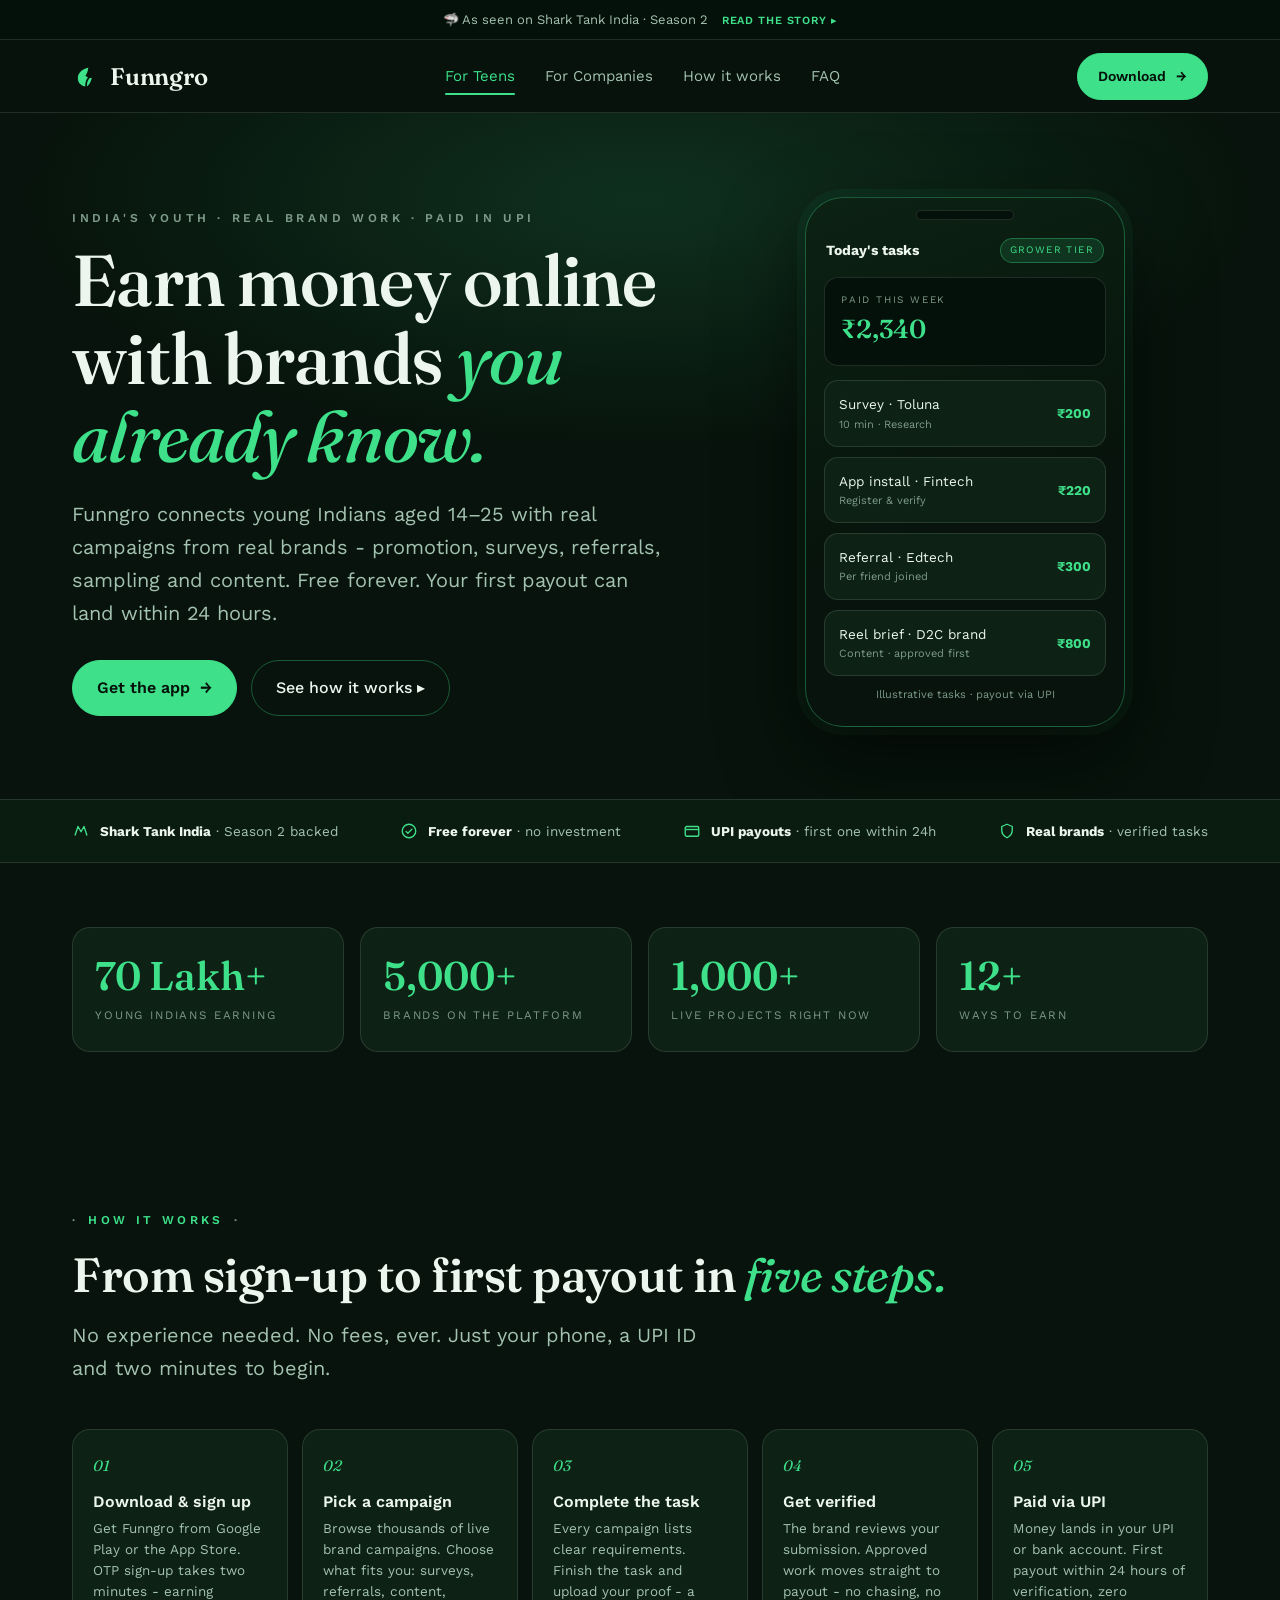
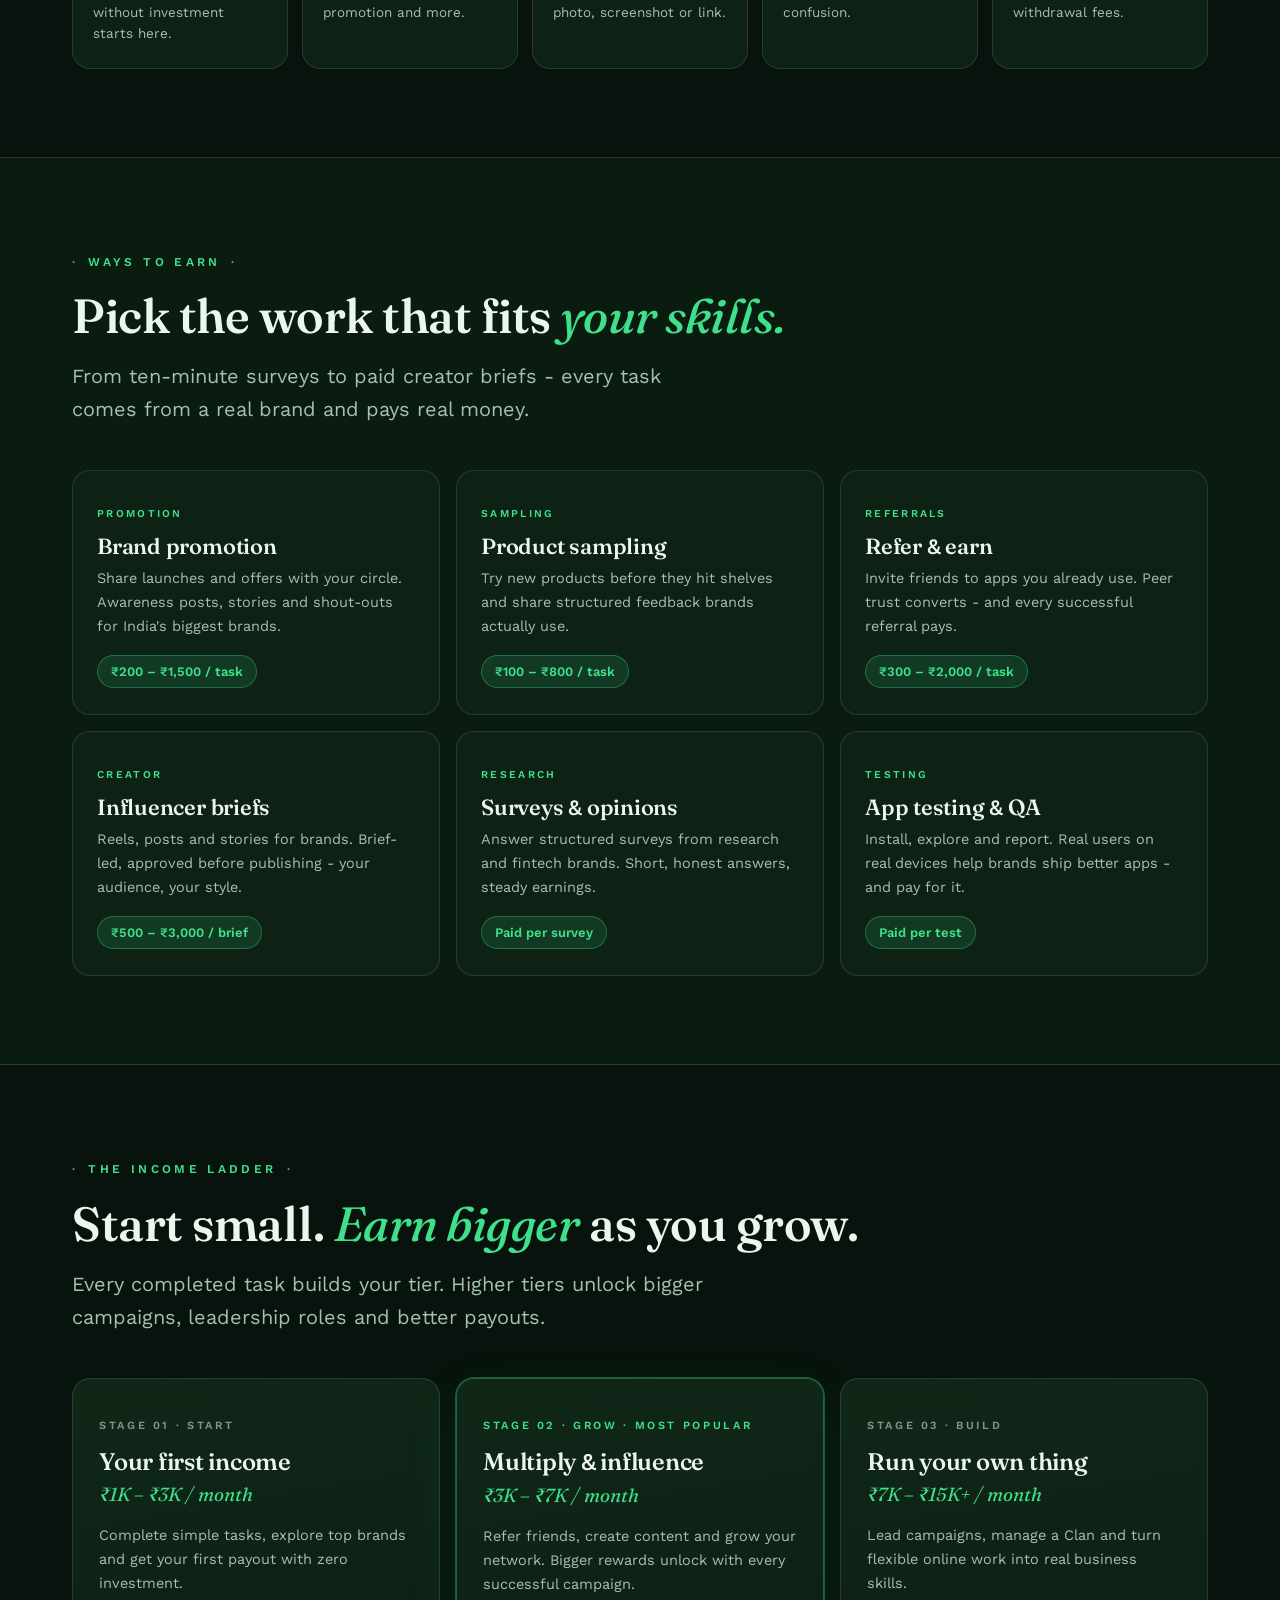
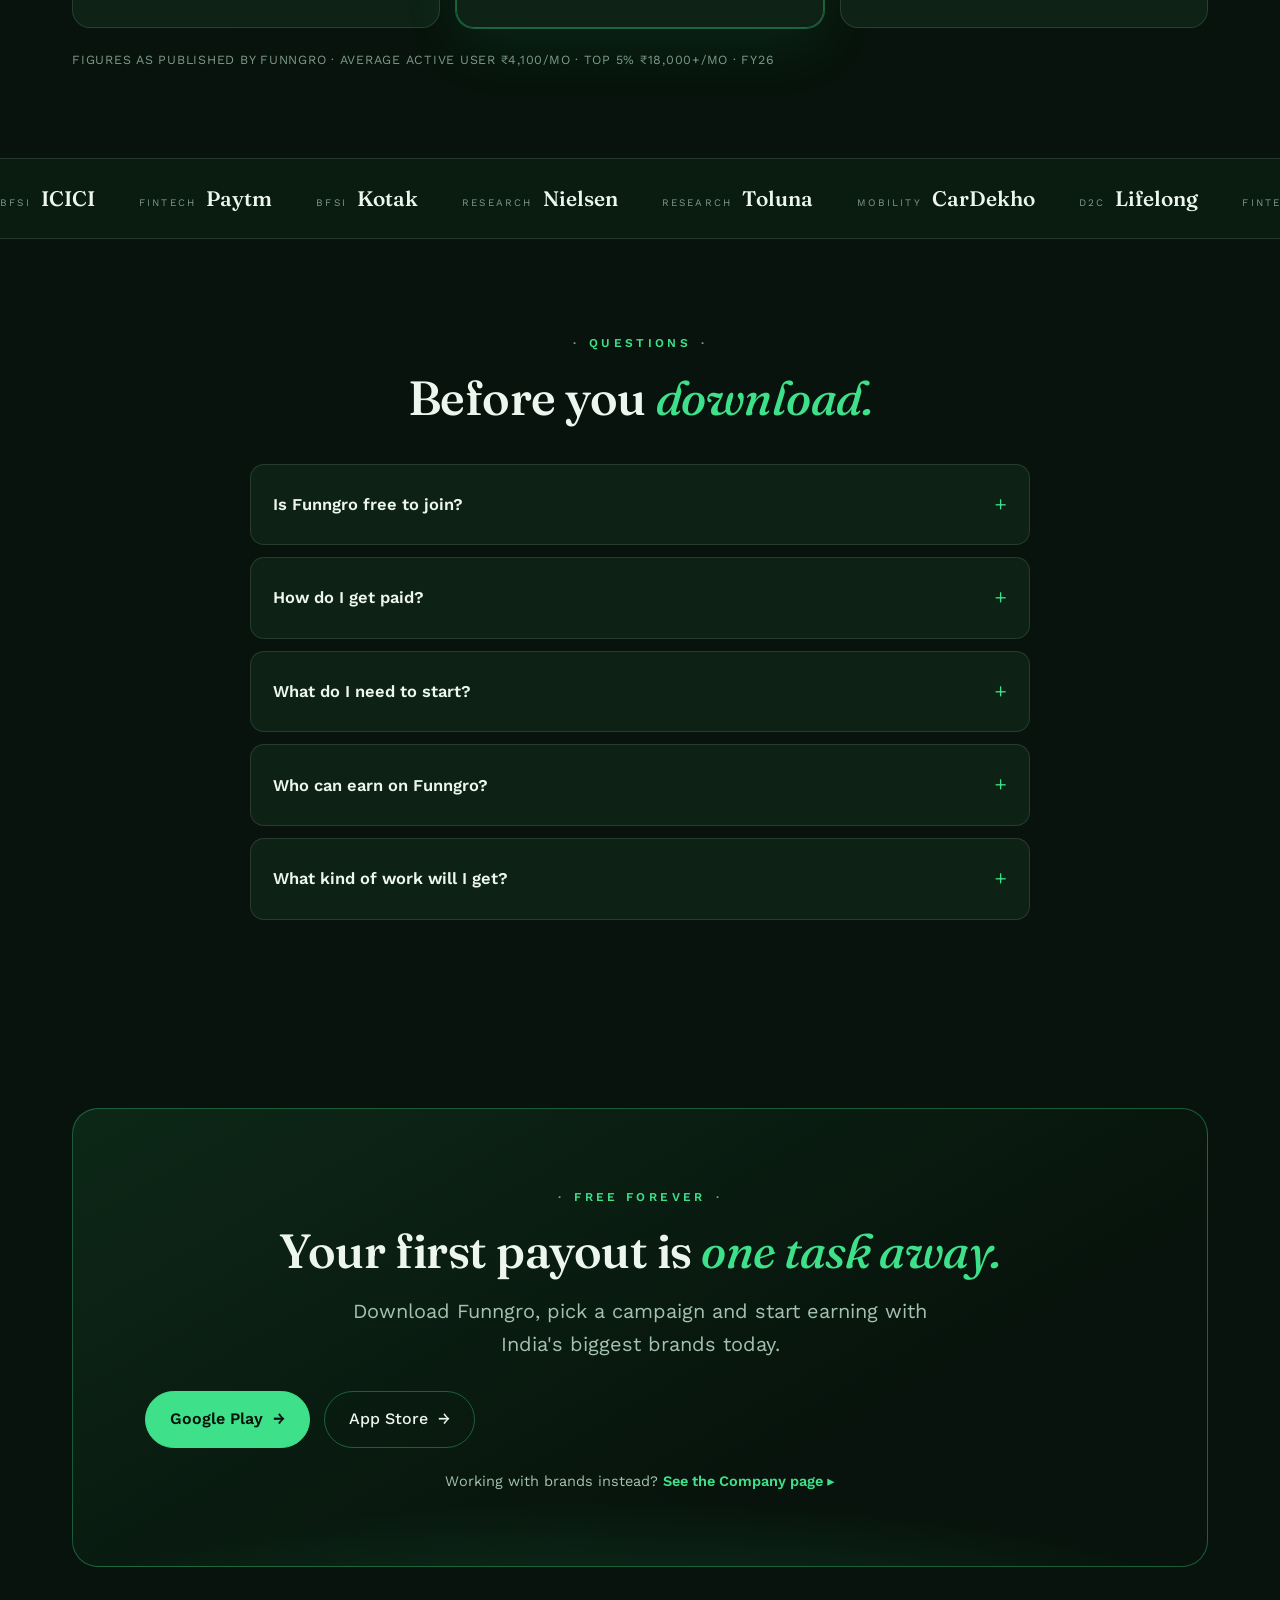
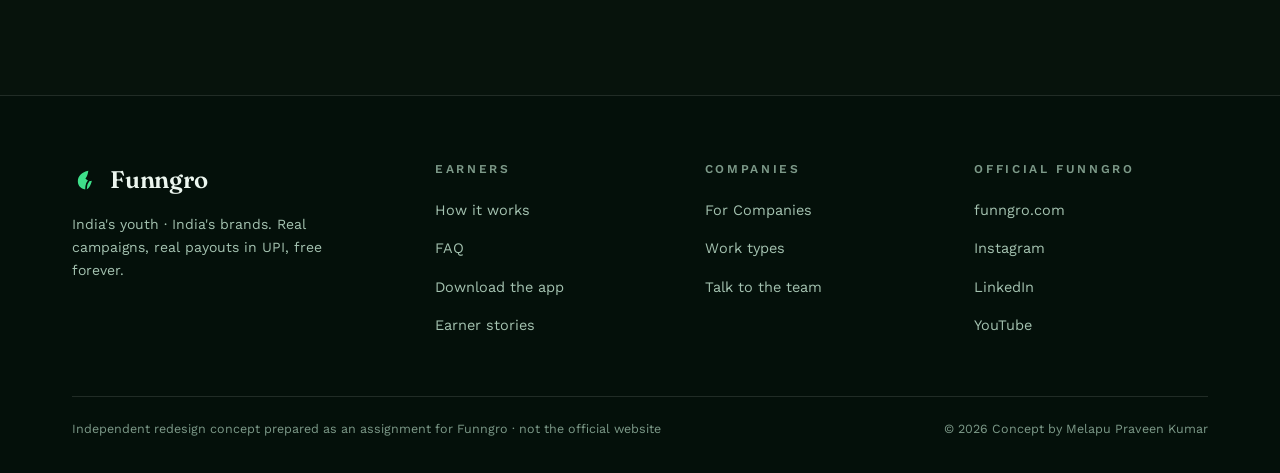
<file: index.html>
<!DOCTYPE html>
<html lang="en-IN" class="">
<script>document.documentElement.className="js"</script>
<head>
  <meta charset="UTF-8" />
  <meta name="viewport" content="width=device-width, initial-scale=1.0" />
  <title>Earn Money Online as a Teen in India | Funngro - Real Brand Work, UPI Payouts</title>
  <meta name="description" content="Funngro lets young Indians aged 14–25 earn money online with real brand campaigns - promotion, surveys, referrals, content and more. Free to join, paid via UPI. As seen on Shark Tank India." />
  <link rel="canonical" href="https://funngro-redesign-five.vercel.app/" />
  <meta name="robots" content="index, follow" />
  <meta property="og:type" content="website" />
  <meta property="og:title" content="Earn Money Online as a Teen in India | Funngro" />
  <meta property="og:description" content="Real brand campaigns for young India. Free to join, paid via UPI. As seen on Shark Tank India." />
  <meta property="og:url" content="https://funngro-redesign-five.vercel.app/" />
  <meta property="og:site_name" content="Funngro" />
  <meta name="twitter:card" content="summary_large_image" />
  <meta name="theme-color" content="#07130c" />
  <link rel="preconnect" href="https://fonts.googleapis.com" />
  <link rel="preconnect" href="https://fonts.gstatic.com" crossorigin />
  <link href="https://fonts.googleapis.com/css2?family=Fraunces:ital,opsz,wght@0,9..144,400..700;1,9..144,400..700&family=Work+Sans:wght@400;500;600;700&display=swap" rel="stylesheet" />
  <link rel="stylesheet" href="assets/styles.css" />
  <script type="application/ld+json">
  {
    "@context": "https://schema.org",
    "@type": "Organization",
    "name": "Funngro",
    "url": "https://www.funngro.com/",
    "sameAs": [
      "https://www.instagram.com/fun.n.gro",
      "https://www.linkedin.com/company/funngro/",
      "https://www.youtube.com/@funngro_India",
      "https://x.com/funngroofficial",
      "https://www.facebook.com/funngro/"
    ],
    "description": "Funngro connects young Indians aged 14-25 with real brand campaigns so they can earn money online, paid via UPI."
  }
  </script>
  <script type="application/ld+json">
  {
    "@context": "https://schema.org",
    "@type": "FAQPage",
    "mainEntity": [
      {"@type": "Question", "name": "Is Funngro free to join?", "acceptedAnswer": {"@type": "Answer", "text": "Yes. Funngro is free forever - there is no registration fee, no deposit and no investment. You sign up with an OTP and start picking brand campaigns."}},
      {"@type": "Question", "name": "How do I get paid on Funngro?", "acceptedAnswer": {"@type": "Answer", "text": "Earnings are paid straight to your UPI ID or bank account. Funngro states that a first payout typically arrives within 24 hours of your completed task being verified, with zero withdrawal fees."}},
      {"@type": "Question", "name": "What do I need to start earning?", "acceptedAnswer": {"@type": "Answer", "text": "A smartphone or laptop with internet, a UPI ID to receive payouts, and about two minutes to sign up. No prior experience is required."}},
      {"@type": "Question", "name": "Who can earn on Funngro?", "acceptedAnswer": {"@type": "Answer", "text": "Funngro is built for young Indians aged 14–25 - students, creators and first-time earners who want flexible, remote brand work they can do from home."}},
      {"@type": "Question", "name": "What kind of work is available?", "acceptedAnswer": {"@type": "Answer", "text": "Brand promotion, product sampling, referral programs, influencer briefs, content creation, surveys, app testing and more across 12+ work categories from thousands of brands."}}
    ]
  }
  </script>
</head>
<body>
  <a class="skip-link" href="#main">Skip to content</a>

  <div class="announce">
    🦈 As seen on Shark Tank India · Season 2
    <a href="https://www.funngro.com/blog/shark-tank-inside-story" target="_blank" rel="noopener">Read the story ▸</a>
  </div>

  <header class="site-header">
    <div class="wrap nav">
      <a class="brand" href="index.html" aria-label="Funngro home">
        <svg viewBox="0 0 24 24" fill="none" aria-hidden="true"><path d="M12 21c-4 0-7-3-7-7 0-4.5 3.5-8 9-9-.5 3-1 5-2.5 6.5C13 13.2 14.5 14 17 13.5 16 18 14 21 12 21Z" fill="#3ee08a"/><path d="M12 21c0-4 1-7 4-9" stroke="#07130c" stroke-width="1.4" stroke-linecap="round"/></svg>
        Funngro
      </a>
      <nav class="nav-links" aria-label="Primary">
        <a href="index.html" class="active" aria-current="page">For Teens</a>
        <a href="company.html">For Companies</a>
        <a href="index.html#how">How it works</a>
        <a href="index.html#faq">FAQ</a>
      </nav>
      <div class="nav-cta">
        <a class="btn" href="https://play.google.com/store/apps/details?id=com.wishbanc.funngro" target="_blank" rel="noopener">Download <span class="arr">→</span></a>
        <button class="menu-btn" aria-label="Open menu" aria-expanded="false"><span></span><span></span><span></span></button>
      </div>
    </div>
  </header>

  <main id="main">
    <!-- HERO -->
    <section class="hero">
      <div class="wrap hero-grid">
        <div>
          <p class="eyebrow">India's youth · Real brand work · Paid in UPI</p>
          <h1 class="display">Earn money online with brands <span class="accent-i">you already know.</span></h1>
          <p class="lede">Funngro connects young Indians aged 14–25 with real campaigns from real brands - promotion, surveys, referrals, sampling and content. Free forever. Your first payout can land within 24 hours.</p>
          <div class="cta-row">
            <a class="btn" href="https://play.google.com/store/apps/details?id=com.wishbanc.funngro" target="_blank" rel="noopener">Get the app <span class="arr">→</span></a>
            <a class="btn-ghost" href="#how">See how it works ▸</a>
          </div>
        </div>
        <div class="phone reveal" role="img" aria-label="Preview of the Funngro app showing today's brand tasks and weekly payout total">
          <div class="phone-head"><b>Today's tasks</b><span class="tier">Grower tier</span></div>
          <div class="phone-payout"><small>Paid this week</small><strong>₹2,340</strong></div>
          <div class="task"><div class="t-meta">Survey · Toluna<small>10 min · Research</small></div><span class="amt">₹200</span></div>
          <div class="task"><div class="t-meta">App install · Fintech<small>Register &amp; verify</small></div><span class="amt">₹220</span></div>
          <div class="task"><div class="t-meta">Referral · Edtech<small>Per friend joined</small></div><span class="amt">₹300</span></div>
          <div class="task"><div class="t-meta">Reel brief · D2C brand<small>Content · approved first</small></div><span class="amt">₹800</span></div>
          <p class="phone-foot">Illustrative tasks · payout via UPI</p>
        </div>
      </div>
    </section>

    <!-- TRUST -->
    <div class="trust">
      <div class="wrap">
        <div class="trust-item"><svg viewBox="0 0 24 24" fill="none" aria-hidden="true"><path d="M4 18 8 6l4 7 4-7 4 12" stroke="#3ee08a" stroke-width="1.8" stroke-linejoin="round"/></svg><span><b>Shark Tank India</b> · Season 2 backed</span></div>
        <div class="trust-item"><svg viewBox="0 0 24 24" fill="none" aria-hidden="true"><circle cx="12" cy="12" r="9" stroke="#3ee08a" stroke-width="1.8"/><path d="M8 12.5l2.5 2.5L16 9.5" stroke="#3ee08a" stroke-width="1.8" stroke-linecap="round"/></svg><span><b>Free forever</b> · no investment</span></div>
        <div class="trust-item"><svg viewBox="0 0 24 24" fill="none" aria-hidden="true"><rect x="3" y="6" width="18" height="13" rx="2" stroke="#3ee08a" stroke-width="1.8"/><path d="M3 10h18" stroke="#3ee08a" stroke-width="1.8"/></svg><span><b>UPI payouts</b> · first one within 24h</span></div>
        <div class="trust-item"><svg viewBox="0 0 24 24" fill="none" aria-hidden="true"><path d="M12 3l7 3v5c0 5-3 8-7 10-4-2-7-5-7-10V6l7-3Z" stroke="#3ee08a" stroke-width="1.8" stroke-linejoin="round"/></svg><span><b>Real brands</b> · verified tasks</span></div>
      </div>
    </div>

    <!-- STATS -->
    <section class="section-tight">
      <div class="wrap">
        <div class="stats">
          <div class="stat reveal"><b>70 Lakh+</b><small>Young Indians earning</small></div>
          <div class="stat reveal"><b>5,000+</b><small>Brands on the platform</small></div>
          <div class="stat reveal"><b>1,000+</b><small>Live projects right now</small></div>
          <div class="stat reveal"><b>12+</b><small>Ways to earn</small></div>
        </div>
      </div>
    </section>

    <!-- HOW IT WORKS -->
    <section class="section" id="how">
      <div class="wrap">
        <p class="kicker">How it works</p>
        <h2 class="h2">From sign-up to first payout in <span class="accent-i">five steps.</span></h2>
        <p class="lede">No experience needed. No fees, ever. Just your phone, a UPI ID and two minutes to begin.</p>
        <div class="steps">
          <div class="step reveal"><h3>Download &amp; sign up</h3><p>Get Funngro from Google Play or the App Store. OTP sign-up takes two minutes - earning without investment starts here.</p></div>
          <div class="step reveal"><h3>Pick a campaign</h3><p>Browse thousands of live brand campaigns. Choose what fits you: surveys, referrals, content, promotion and more.</p></div>
          <div class="step reveal"><h3>Complete the task</h3><p>Every campaign lists clear requirements. Finish the task and upload your proof - a photo, screenshot or link.</p></div>
          <div class="step reveal"><h3>Get verified</h3><p>The brand reviews your submission. Approved work moves straight to payout - no chasing, no confusion.</p></div>
          <div class="step reveal"><h3>Paid via UPI</h3><p>Money lands in your UPI or bank account. First payout within 24 hours of verification, zero withdrawal fees.</p></div>
        </div>
      </div>
    </section>

    <!-- WAYS TO EARN -->
    <section class="section" style="background:var(--bg-2);border-top:1px solid var(--line);border-bottom:1px solid var(--line)">
      <div class="wrap">
        <p class="kicker">Ways to earn</p>
        <h2 class="h2">Pick the work that fits <span class="accent-i">your skills.</span></h2>
        <p class="lede">From ten-minute surveys to paid creator briefs - every task comes from a real brand and pays real money.</p>
        <div class="earn-grid">
          <div class="earn-card reveal"><span class="tag">Promotion</span><h3>Brand promotion</h3><p>Share launches and offers with your circle. Awareness posts, stories and shout-outs for India's biggest brands.</p><span class="range">₹200 – ₹1,500 / task</span></div>
          <div class="earn-card reveal"><span class="tag">Sampling</span><h3>Product sampling</h3><p>Try new products before they hit shelves and share structured feedback brands actually use.</p><span class="range">₹100 – ₹800 / task</span></div>
          <div class="earn-card reveal"><span class="tag">Referrals</span><h3>Refer <span class="amp">&amp;</span> earn</h3><p>Invite friends to apps you already use. Peer trust converts - and every successful referral pays.</p><span class="range">₹300 – ₹2,000 / task</span></div>
          <div class="earn-card reveal"><span class="tag">Creator</span><h3>Influencer briefs</h3><p>Reels, posts and stories for brands. Brief-led, approved before publishing - your audience, your style.</p><span class="range">₹500 – ₹3,000 / brief</span></div>
          <div class="earn-card reveal"><span class="tag">Research</span><h3>Surveys <span class="amp">&amp;</span> opinions</h3><p>Answer structured surveys from research and fintech brands. Short, honest answers, steady earnings.</p><span class="range">Paid per survey</span></div>
          <div class="earn-card reveal"><span class="tag">Testing</span><h3>App testing <span class="amp">&amp;</span> QA</h3><p>Install, explore and report. Real users on real devices help brands ship better apps - and pay for it.</p><span class="range">Paid per test</span></div>
        </div>
      </div>
    </section>

    <!-- LADDER -->
    <section class="section">
      <div class="wrap">
        <p class="kicker">The income ladder</p>
        <h2 class="h2">Start small. <span class="accent-i">Earn bigger</span> as you grow.</h2>
        <p class="lede">Every completed task builds your tier. Higher tiers unlock bigger campaigns, leadership roles and better payouts.</p>
        <div class="ladder">
          <div class="rung reveal"><span class="stage">Stage 01 · Start</span><h3>Your first income</h3><span class="pay">₹1K – ₹3K / month</span><p>Complete simple tasks, explore top brands and get your first payout with zero investment.</p></div>
          <div class="rung hot reveal"><span class="stage">Stage 02 · Grow · Most popular</span><h3>Multiply <span class="amp">&amp;</span> influence</h3><span class="pay">₹3K – ₹7K / month</span><p>Refer friends, create content and grow your network. Bigger rewards unlock with every successful campaign.</p></div>
          <div class="rung reveal"><span class="stage">Stage 03 · Build</span><h3>Run your own thing</h3><span class="pay">₹7K – ₹15K+ / month</span><p>Lead campaigns, manage a Clan and turn flexible online work into real business skills.</p></div>
        </div>
        <p class="ladder-note">Figures as published by Funngro · average active user ₹4,100/mo · top 5% ₹18,000+/mo · FY26</p>
      </div>
    </section>

    <!-- BRAND WALL -->
    <div class="marquee" aria-label="Brands whose campaigns appear on Funngro">
      <div class="marquee-track">
        <span class="marquee-item"><small>BFSI</small><b>ICICI</b></span><span class="marquee-item"><small>Fintech</small><b>Paytm</b></span><span class="marquee-item"><small>BFSI</small><b>Kotak</b></span><span class="marquee-item"><small>Research</small><b>Nielsen</b></span><span class="marquee-item"><small>Research</small><b>Toluna</b></span><span class="marquee-item"><small>Mobility</small><b>CarDekho</b></span><span class="marquee-item"><small>D2C</small><b>Lifelong</b></span><span class="marquee-item"><small>Fintech</small><b>LXME</b></span><span class="marquee-item"><small>Fintech</small><b>mPokket</b></span><span class="marquee-item"><small>D2C</small><b>Novio</b></span>
        <span class="marquee-item" aria-hidden="true"><small>BFSI</small><b>ICICI</b></span><span class="marquee-item" aria-hidden="true"><small>Fintech</small><b>Paytm</b></span><span class="marquee-item" aria-hidden="true"><small>BFSI</small><b>Kotak</b></span><span class="marquee-item" aria-hidden="true"><small>Research</small><b>Nielsen</b></span><span class="marquee-item" aria-hidden="true"><small>Research</small><b>Toluna</b></span><span class="marquee-item" aria-hidden="true"><small>Mobility</small><b>CarDekho</b></span><span class="marquee-item" aria-hidden="true"><small>D2C</small><b>Lifelong</b></span><span class="marquee-item" aria-hidden="true"><small>Fintech</small><b>LXME</b></span><span class="marquee-item" aria-hidden="true"><small>Fintech</small><b>mPokket</b></span><span class="marquee-item" aria-hidden="true"><small>D2C</small><b>Novio</b></span>
      </div>
    </div>

    <!-- FAQ -->
    <section class="section" id="faq">
      <div class="wrap center">
        <p class="kicker">Questions</p>
        <h2 class="h2">Before you <span class="accent-i">download.</span></h2>
        <div class="faq" style="text-align:left">
          <details class="reveal"><summary>Is Funngro free to join?</summary><p>Yes - free forever. There is no registration fee, no deposit and no investment. You sign up with an OTP and start picking brand campaigns.</p></details>
          <details class="reveal"><summary>How do I get paid?</summary><p>Earnings go straight to your UPI ID or bank account. Funngro states a first payout typically arrives within 24 hours of your task being verified, with zero withdrawal fees.</p></details>
          <details class="reveal"><summary>What do I need to start?</summary><p>A smartphone or laptop with internet, a UPI ID, and two minutes to sign up. No experience or resume required.</p></details>
          <details class="reveal"><summary>Who can earn on Funngro?</summary><p>The platform is built for young Indians aged 14–25 - students, creators and first-time earners who want flexible remote work from home.</p></details>
          <details class="reveal"><summary>What kind of work will I get?</summary><p>Brand promotion, product sampling, referrals, influencer briefs, content creation, surveys, app testing and more, across 12+ categories from thousands of brands.</p></details>
        </div>
      </div>
    </section>

    <!-- CTA -->
    <section class="section">
      <div class="wrap">
        <div class="cta-band reveal">
          <p class="kicker">Free forever</p>
          <h2 class="h2">Your first payout is <span class="accent-i">one task away.</span></h2>
          <p class="lede">Download Funngro, pick a campaign and start earning with India's biggest brands today.</p>
          <div class="cta-row">
            <a class="btn" href="https://play.google.com/store/apps/details?id=com.wishbanc.funngro" target="_blank" rel="noopener">Google Play <span class="arr">→</span></a>
            <a class="btn-ghost" href="https://apps.apple.com/in/app/funngro/id1579361075" target="_blank" rel="noopener">App Store <span class="arr">→</span></a>
          </div>
          <p class="contact-line">Working with brands instead? <a href="company.html">See the Company page ▸</a></p>
        </div>
      </div>
    </section>
  </main>

  <footer class="site-footer">
    <div class="wrap">
      <div class="foot-grid">
        <div class="foot-brand">
          <a class="brand" href="index.html">
            <svg viewBox="0 0 24 24" fill="none" aria-hidden="true"><path d="M12 21c-4 0-7-3-7-7 0-4.5 3.5-8 9-9-.5 3-1 5-2.5 6.5C13 13.2 14.5 14 17 13.5 16 18 14 21 12 21Z" fill="#3ee08a"/><path d="M12 21c0-4 1-7 4-9" stroke="#04100a" stroke-width="1.4" stroke-linecap="round"/></svg>
            Funngro
          </a>
          <p>India's youth · India's brands. Real campaigns, real payouts in UPI, free forever.</p>
        </div>
        <div>
          <h4>Earners</h4>
          <ul>
            <li><a href="#how">How it works</a></li>
            <li><a href="#faq">FAQ</a></li>
            <li><a href="https://play.google.com/store/apps/details?id=com.wishbanc.funngro" target="_blank" rel="noopener">Download the app</a></li>
            <li><a href="https://www.funngro.com/stories" target="_blank" rel="noopener">Earner stories</a></li>
          </ul>
        </div>
        <div>
          <h4>Companies</h4>
          <ul>
            <li><a href="company.html">For Companies</a></li>
            <li><a href="company.html#work-types">Work types</a></li>
            <li><a href="company.html#contact">Talk to the team</a></li>
          </ul>
        </div>
        <div>
          <h4>Official Funngro</h4>
          <ul>
            <li><a href="https://www.funngro.com/" target="_blank" rel="noopener">funngro.com</a></li>
            <li><a href="https://www.instagram.com/fun.n.gro" target="_blank" rel="noopener">Instagram</a></li>
            <li><a href="https://www.linkedin.com/company/funngro/" target="_blank" rel="noopener">LinkedIn</a></li>
            <li><a href="https://www.youtube.com/@funngro_India" target="_blank" rel="noopener">YouTube</a></li>
          </ul>
        </div>
      </div>
      <div class="foot-bottom">
        <span>Independent redesign concept prepared as an assignment for Funngro · not the official website</span>
        <span>© <span data-year>2026</span> Concept by Melapu Praveen Kumar</span>
      </div>
    </div>
  </footer>

  <script src="assets/main.js" defer></script>
</body>
</html>
</file>
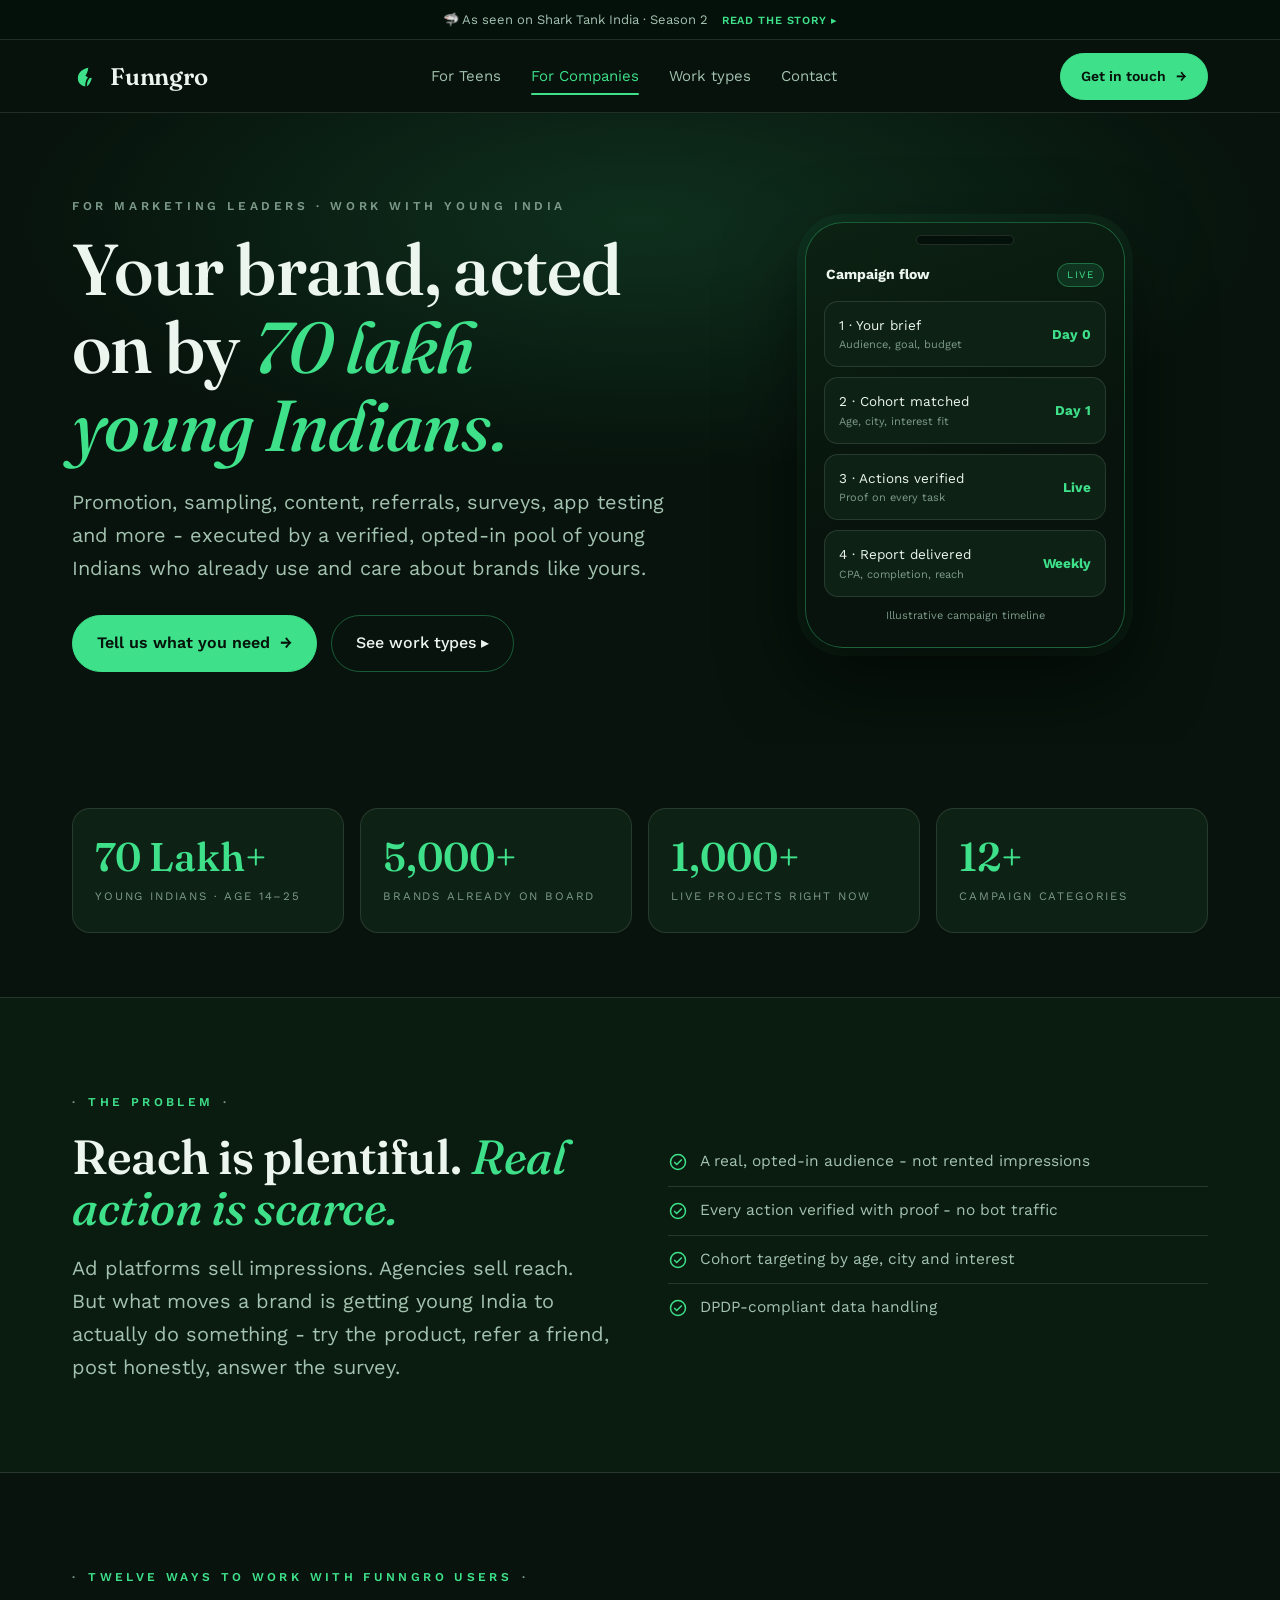
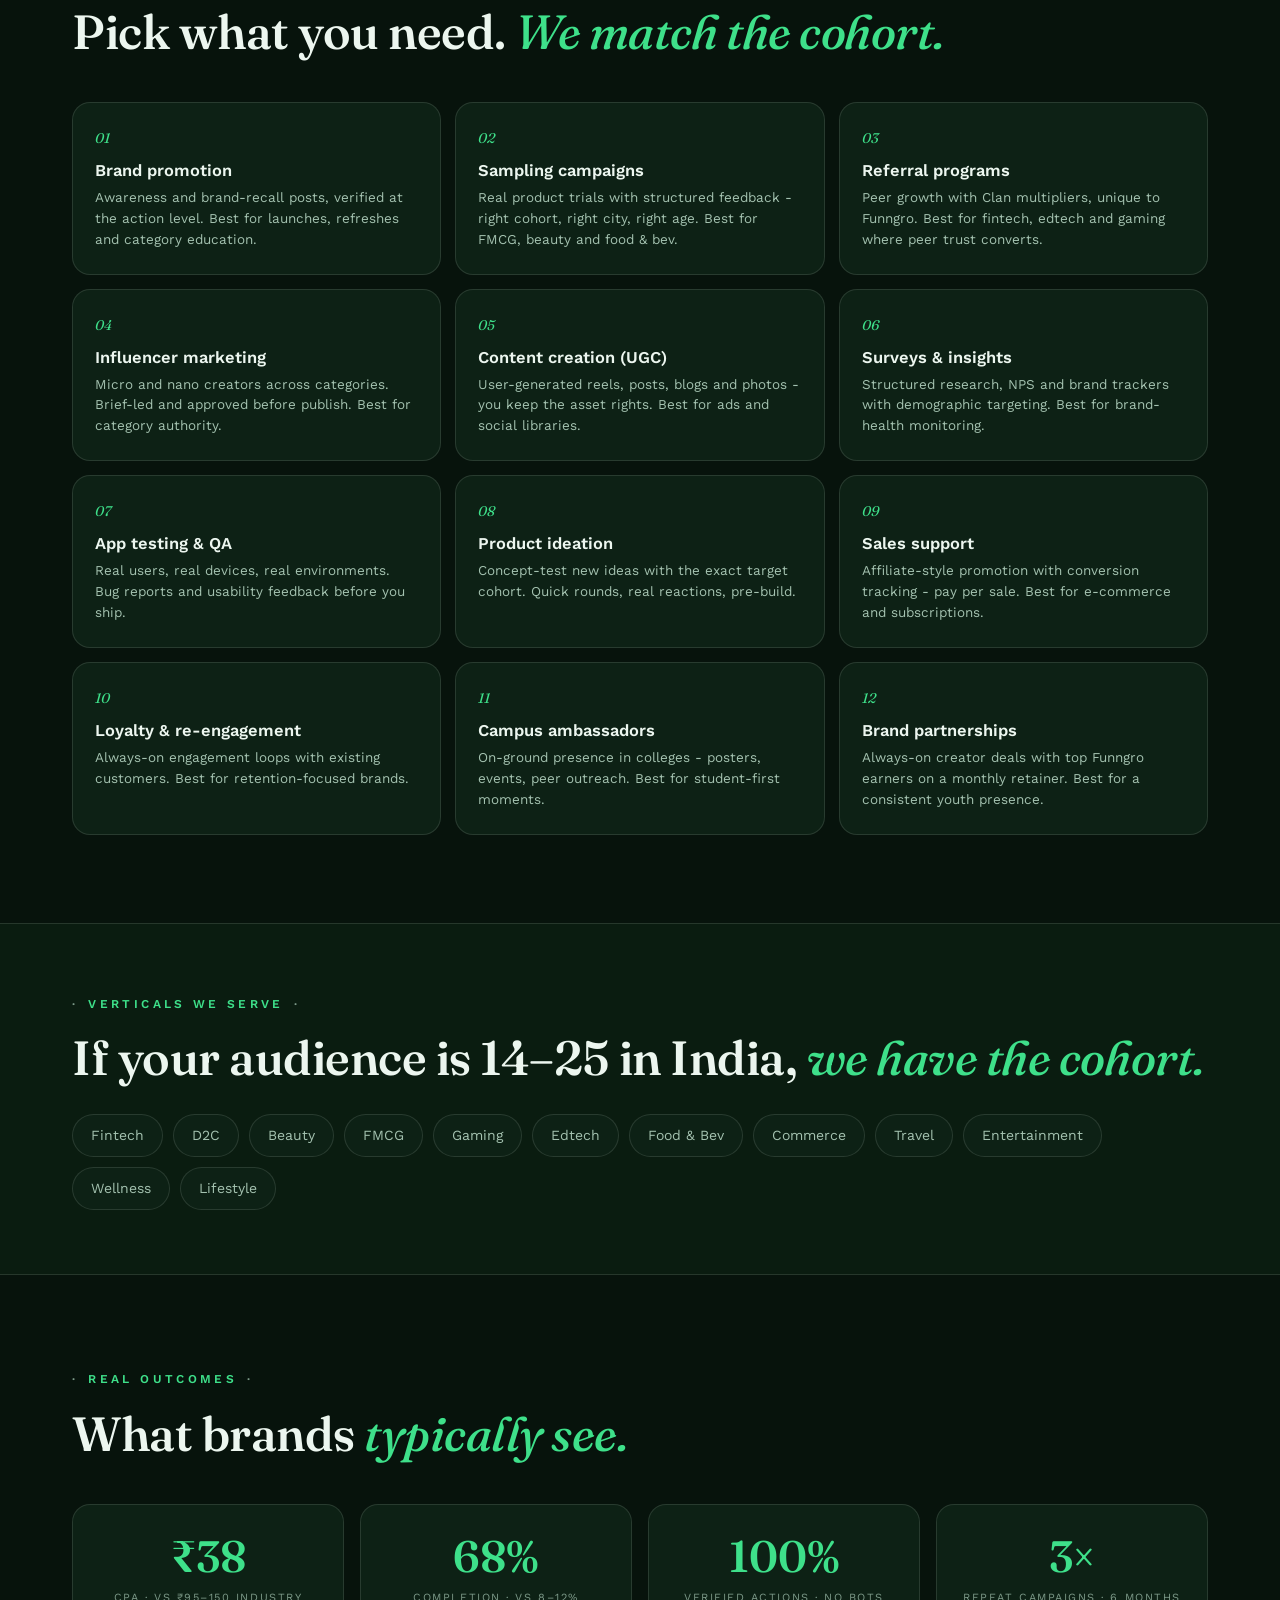
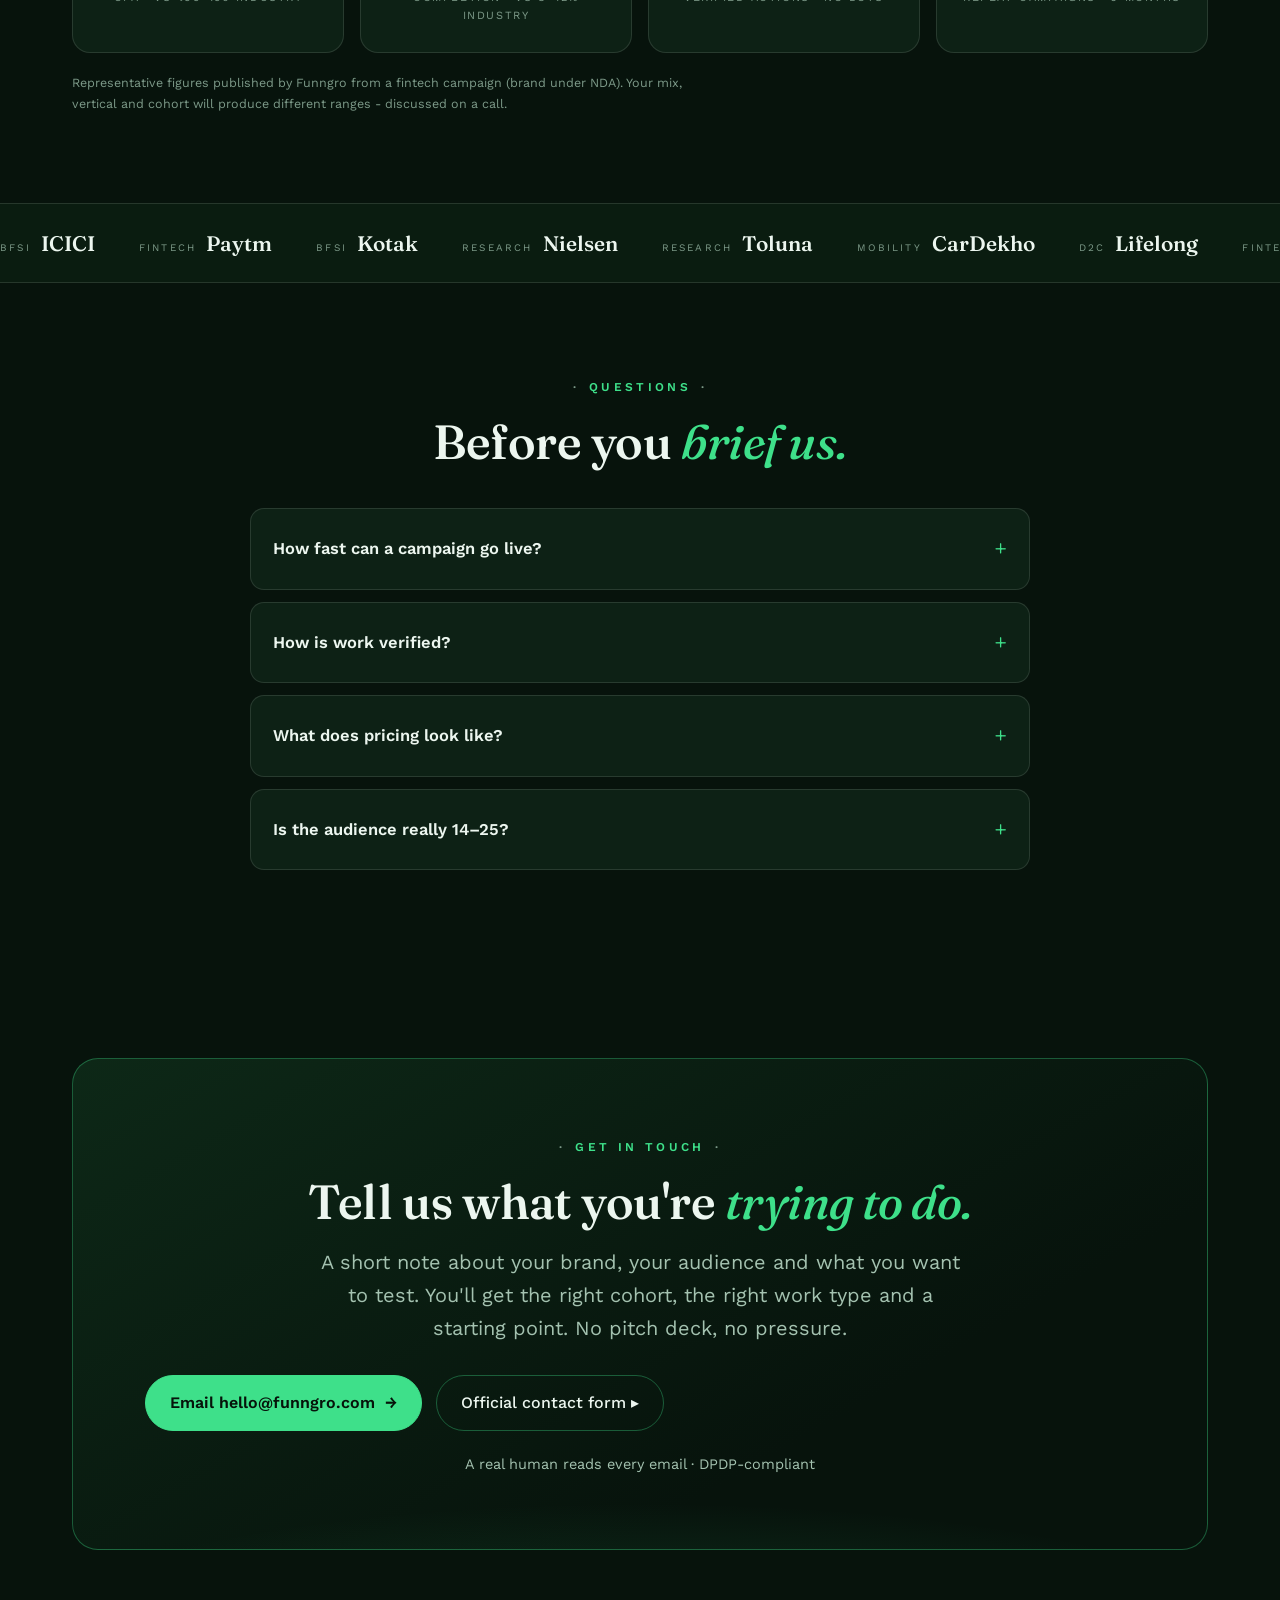
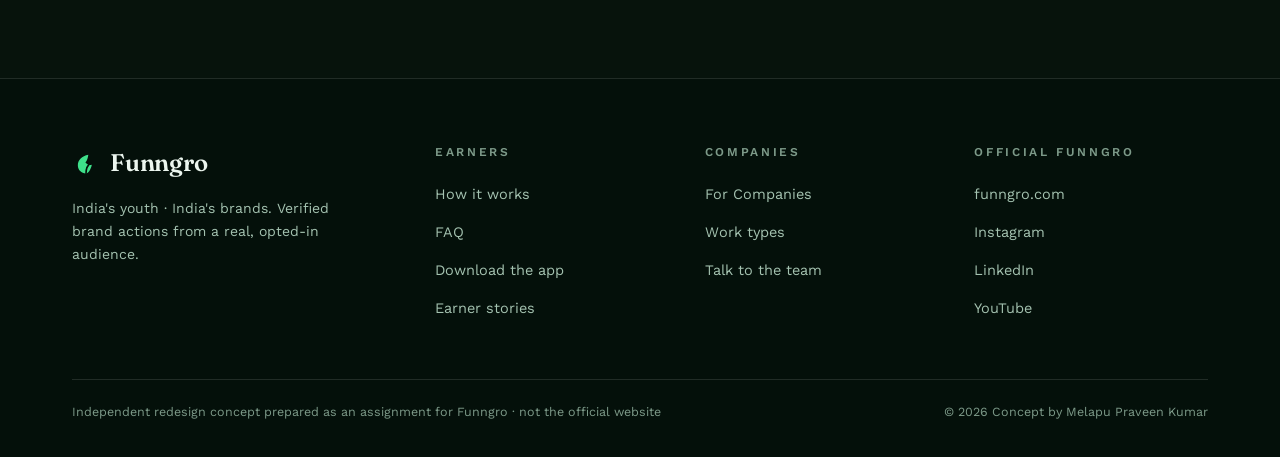
<file: company.html>
<!DOCTYPE html>
<html lang="en-IN" class="">
<script>document.documentElement.className="js"</script>
<head>
  <meta charset="UTF-8" />
  <meta name="viewport" content="width=device-width, initial-scale=1.0" />
  <title>Youth Marketing &amp; Brand Campaigns in India | Funngro for Companies</title>
  <meta name="description" content="Run brand promotion, sampling, UGC, influencer and survey campaigns with 70 lakh+ verified young Indians aged 14–25. Verified actions, transparent pricing. Talk to Funngro." />
  <link rel="canonical" href="https://funngro-redesign-five.vercel.app/company.html" />
  <meta name="robots" content="index, follow" />
  <meta property="og:type" content="website" />
  <meta property="og:title" content="Youth Marketing &amp; Brand Campaigns in India | Funngro for Companies" />
  <meta property="og:description" content="Verified brand actions from 70 lakh+ young Indians - promotion, sampling, UGC, referrals, surveys. Talk to Funngro." />
  <meta property="og:url" content="https://funngro-redesign-five.vercel.app/company.html" />
  <meta property="og:site_name" content="Funngro" />
  <meta name="twitter:card" content="summary_large_image" />
  <meta name="theme-color" content="#07130c" />
  <link rel="preconnect" href="https://fonts.googleapis.com" />
  <link rel="preconnect" href="https://fonts.gstatic.com" crossorigin />
  <link href="https://fonts.googleapis.com/css2?family=Fraunces:ital,opsz,wght@0,9..144,400..700;1,9..144,400..700&family=Work+Sans:wght@400;500;600;700&display=swap" rel="stylesheet" />
  <link rel="stylesheet" href="assets/styles.css" />
  <script type="application/ld+json">
  {
    "@context": "https://schema.org",
    "@type": "Service",
    "serviceType": "Youth marketing and brand campaigns",
    "provider": {
      "@type": "Organization",
      "name": "Funngro",
      "url": "https://www.funngro.com/"
    },
    "areaServed": "IN",
    "description": "Funngro runs brand promotion, sampling, referral, influencer, UGC, survey, app testing and campus campaigns executed by a verified pool of young Indians aged 14-25."
  }
  </script>
</head>
<body>
  <a class="skip-link" href="#main">Skip to content</a>

  <div class="announce">
    🦈 As seen on Shark Tank India · Season 2
    <a href="https://www.funngro.com/blog/shark-tank-inside-story" target="_blank" rel="noopener">Read the story ▸</a>
  </div>

  <header class="site-header">
    <div class="wrap nav">
      <a class="brand" href="index.html" aria-label="Funngro home">
        <svg viewBox="0 0 24 24" fill="none" aria-hidden="true"><path d="M12 21c-4 0-7-3-7-7 0-4.5 3.5-8 9-9-.5 3-1 5-2.5 6.5C13 13.2 14.5 14 17 13.5 16 18 14 21 12 21Z" fill="#3ee08a"/><path d="M12 21c0-4 1-7 4-9" stroke="#07130c" stroke-width="1.4" stroke-linecap="round"/></svg>
        Funngro
      </a>
      <nav class="nav-links" aria-label="Primary">
        <a href="index.html">For Teens</a>
        <a href="company.html" class="active" aria-current="page">For Companies</a>
        <a href="company.html#work-types">Work types</a>
        <a href="company.html#contact">Contact</a>
      </nav>
      <div class="nav-cta">
        <a class="btn" href="#contact">Get in touch <span class="arr">→</span></a>
        <button class="menu-btn" aria-label="Open menu" aria-expanded="false"><span></span><span></span><span></span></button>
      </div>
    </div>
  </header>

  <main id="main">
    <!-- HERO -->
    <section class="hero">
      <div class="wrap hero-grid">
        <div>
          <p class="eyebrow">For marketing leaders · Work with young India</p>
          <h1 class="display">Your brand, acted on by <span class="accent-i">70 lakh young Indians.</span></h1>
          <p class="lede">Promotion, sampling, content, referrals, surveys, app testing and more - executed by a verified, opted-in pool of young Indians who already use and care about brands like yours.</p>
          <div class="cta-row">
            <a class="btn" href="#contact">Tell us what you need <span class="arr">→</span></a>
            <a class="btn-ghost" href="#work-types">See work types ▸</a>
          </div>
        </div>
        <div class="phone reveal" role="img" aria-label="Illustration of a Funngro campaign flow: brief, matched cohort, verified actions, report">
          <div class="phone-head"><b>Campaign flow</b><span class="tier">Live</span></div>
          <div class="task"><div class="t-meta">1 · Your brief<small>Audience, goal, budget</small></div><span class="amt">Day 0</span></div>
          <div class="task"><div class="t-meta">2 · Cohort matched<small>Age, city, interest fit</small></div><span class="amt">Day 1</span></div>
          <div class="task"><div class="t-meta">3 · Actions verified<small>Proof on every task</small></div><span class="amt">Live</span></div>
          <div class="task"><div class="t-meta">4 · Report delivered<small>CPA, completion, reach</small></div><span class="amt">Weekly</span></div>
          <p class="phone-foot">Illustrative campaign timeline</p>
        </div>
      </div>
    </section>

    <!-- STATS -->
    <section class="section-tight">
      <div class="wrap">
        <div class="stats">
          <div class="stat reveal"><b>70 Lakh+</b><small>Young Indians · age 14–25</small></div>
          <div class="stat reveal"><b>5,000+</b><small>Brands already on board</small></div>
          <div class="stat reveal"><b>1,000+</b><small>Live projects right now</small></div>
          <div class="stat reveal"><b>12+</b><small>Campaign categories</small></div>
        </div>
      </div>
    </section>

    <!-- PROBLEM -->
    <section class="section" style="background:var(--bg-2);border-top:1px solid var(--line);border-bottom:1px solid var(--line)">
      <div class="wrap split">
        <div>
          <p class="kicker">The problem</p>
          <h2 class="h2">Reach is plentiful. <span class="accent-i">Real action is scarce.</span></h2>
          <p class="lede">Ad platforms sell impressions. Agencies sell reach. But what moves a brand is getting young India to actually do something - try the product, refer a friend, post honestly, answer the survey.</p>
        </div>
        <div>
          <ul class="checklist">
            <li><svg viewBox="0 0 24 24" fill="none" aria-hidden="true"><circle cx="12" cy="12" r="9" stroke="#3ee08a" stroke-width="1.8"/><path d="M8 12.5l2.5 2.5L16 9.5" stroke="#3ee08a" stroke-width="1.8" stroke-linecap="round"/></svg>A real, opted-in audience - not rented impressions</li>
            <li><svg viewBox="0 0 24 24" fill="none" aria-hidden="true"><circle cx="12" cy="12" r="9" stroke="#3ee08a" stroke-width="1.8"/><path d="M8 12.5l2.5 2.5L16 9.5" stroke="#3ee08a" stroke-width="1.8" stroke-linecap="round"/></svg>Every action verified with proof - no bot traffic</li>
            <li><svg viewBox="0 0 24 24" fill="none" aria-hidden="true"><circle cx="12" cy="12" r="9" stroke="#3ee08a" stroke-width="1.8"/><path d="M8 12.5l2.5 2.5L16 9.5" stroke="#3ee08a" stroke-width="1.8" stroke-linecap="round"/></svg>Cohort targeting by age, city and interest</li>
            <li><svg viewBox="0 0 24 24" fill="none" aria-hidden="true"><circle cx="12" cy="12" r="9" stroke="#3ee08a" stroke-width="1.8"/><path d="M8 12.5l2.5 2.5L16 9.5" stroke="#3ee08a" stroke-width="1.8" stroke-linecap="round"/></svg>DPDP-compliant data handling</li>
          </ul>
        </div>
      </div>
    </section>

    <!-- WORK TYPES -->
    <section class="section" id="work-types">
      <div class="wrap">
        <p class="kicker">Twelve ways to work with Funngro users</p>
        <h2 class="h2">Pick what you need. <span class="accent-i">We match the cohort.</span></h2>
        <div class="wt-grid">
          <div class="wt reveal"><h3>Brand promotion</h3><p>Awareness and brand-recall posts, verified at the action level. Best for launches, refreshes and category education.</p></div>
          <div class="wt reveal"><h3>Sampling campaigns</h3><p>Real product trials with structured feedback - right cohort, right city, right age. Best for FMCG, beauty and food &amp; bev.</p></div>
          <div class="wt reveal"><h3>Referral programs</h3><p>Peer growth with Clan multipliers, unique to Funngro. Best for fintech, edtech and gaming where peer trust converts.</p></div>
          <div class="wt reveal"><h3>Influencer marketing</h3><p>Micro and nano creators across categories. Brief-led and approved before publish. Best for category authority.</p></div>
          <div class="wt reveal"><h3>Content creation (UGC)</h3><p>User-generated reels, posts, blogs and photos - you keep the asset rights. Best for ads and social libraries.</p></div>
          <div class="wt reveal"><h3>Surveys <span class="amp">&amp;</span> insights</h3><p>Structured research, NPS and brand trackers with demographic targeting. Best for brand-health monitoring.</p></div>
          <div class="wt reveal"><h3>App testing <span class="amp">&amp;</span> QA</h3><p>Real users, real devices, real environments. Bug reports and usability feedback before you ship.</p></div>
          <div class="wt reveal"><h3>Product ideation</h3><p>Concept-test new ideas with the exact target cohort. Quick rounds, real reactions, pre-build.</p></div>
          <div class="wt reveal"><h3>Sales support</h3><p>Affiliate-style promotion with conversion tracking - pay per sale. Best for e-commerce and subscriptions.</p></div>
          <div class="wt reveal"><h3>Loyalty <span class="amp">&amp;</span> re-engagement</h3><p>Always-on engagement loops with existing customers. Best for retention-focused brands.</p></div>
          <div class="wt reveal"><h3>Campus ambassadors</h3><p>On-ground presence in colleges - posters, events, peer outreach. Best for student-first moments.</p></div>
          <div class="wt reveal"><h3>Brand partnerships</h3><p>Always-on creator deals with top Funngro earners on a monthly retainer. Best for a consistent youth presence.</p></div>
        </div>
      </div>
    </section>

    <!-- VERTICALS -->
    <section class="section-tight" style="background:var(--bg-2);border-top:1px solid var(--line);border-bottom:1px solid var(--line)">
      <div class="wrap">
        <p class="kicker">Verticals we serve</p>
        <h2 class="h2">If your audience is 14–25 in India, <span class="accent-i">we have the cohort.</span></h2>
        <div class="chips">
          <span class="chip">Fintech</span><span class="chip">D2C</span><span class="chip">Beauty</span><span class="chip">FMCG</span><span class="chip">Gaming</span><span class="chip">Edtech</span><span class="chip">Food &amp; Bev</span><span class="chip">Commerce</span><span class="chip">Travel</span><span class="chip">Entertainment</span><span class="chip">Wellness</span><span class="chip">Lifestyle</span>
        </div>
      </div>
    </section>

    <!-- OUTCOMES -->
    <section class="section">
      <div class="wrap">
        <p class="kicker">Real outcomes</p>
        <h2 class="h2">What brands <span class="accent-i">typically see.</span></h2>
        <div class="outcomes">
          <div class="outcome reveal"><b>₹38</b><small>CPA · vs ₹95–150 industry</small></div>
          <div class="outcome reveal"><b>68%</b><small>Completion · vs 8–12% industry</small></div>
          <div class="outcome reveal"><b>100%</b><small>Verified actions · no bots</small></div>
          <div class="outcome reveal"><b>3×</b><small>Repeat campaigns · 6 months</small></div>
        </div>
        <p class="outcomes-note">Representative figures published by Funngro from a fintech campaign (brand under NDA). Your mix, vertical and cohort will produce different ranges - discussed on a call.</p>
      </div>
    </section>

    <!-- BRAND WALL -->
    <div class="marquee" aria-label="Brands that work with Funngro users">
      <div class="marquee-track">
        <span class="marquee-item"><small>BFSI</small><b>ICICI</b></span><span class="marquee-item"><small>Fintech</small><b>Paytm</b></span><span class="marquee-item"><small>BFSI</small><b>Kotak</b></span><span class="marquee-item"><small>Research</small><b>Nielsen</b></span><span class="marquee-item"><small>Research</small><b>Toluna</b></span><span class="marquee-item"><small>Mobility</small><b>CarDekho</b></span><span class="marquee-item"><small>D2C</small><b>Lifelong</b></span><span class="marquee-item"><small>Fintech</small><b>LXME</b></span><span class="marquee-item"><small>Fintech</small><b>mPokket</b></span><span class="marquee-item"><small>D2C</small><b>Novio</b></span>
        <span class="marquee-item" aria-hidden="true"><small>BFSI</small><b>ICICI</b></span><span class="marquee-item" aria-hidden="true"><small>Fintech</small><b>Paytm</b></span><span class="marquee-item" aria-hidden="true"><small>BFSI</small><b>Kotak</b></span><span class="marquee-item" aria-hidden="true"><small>Research</small><b>Nielsen</b></span><span class="marquee-item" aria-hidden="true"><small>Research</small><b>Toluna</b></span><span class="marquee-item" aria-hidden="true"><small>Mobility</small><b>CarDekho</b></span><span class="marquee-item" aria-hidden="true"><small>D2C</small><b>Lifelong</b></span><span class="marquee-item" aria-hidden="true"><small>Fintech</small><b>LXME</b></span><span class="marquee-item" aria-hidden="true"><small>Fintech</small><b>mPokket</b></span><span class="marquee-item" aria-hidden="true"><small>D2C</small><b>Novio</b></span>
      </div>
    </div>

    <!-- FAQ -->
    <section class="section" id="faq">
      <div class="wrap center">
        <p class="kicker">Questions</p>
        <h2 class="h2">Before you <span class="accent-i">brief us.</span></h2>
        <div class="faq" style="text-align:left">
          <details class="reveal"><summary>How fast can a campaign go live?</summary><p>After your brief, Funngro matches the cohort and most campaigns start seeing verified actions within days, with reporting delivered on a weekly rhythm.</p></details>
          <details class="reveal"><summary>How is work verified?</summary><p>Every task requires proof - a photo, screenshot or link - reviewed before payout. That is how Funngro keeps bot traffic at zero and completion rates high.</p></details>
          <details class="reveal"><summary>What does pricing look like?</summary><p>Pricing depends on work type, cohort and volume - cost per action for promotions and referrals, per brief for creators, per response for surveys. Funngro shares a starting point after a short note about your goals.</p></details>
          <details class="reveal"><summary>Is the audience really 14–25?</summary><p>Yes - the pool is young India: students, creators and first-time earners. Cohorts can be targeted by age band, city and interest, and the data handling is DPDP-compliant.</p></details>
        </div>
      </div>
    </section>

    <!-- CTA -->
    <section class="section" id="contact">
      <div class="wrap">
        <div class="cta-band reveal">
          <p class="kicker">Get in touch</p>
          <h2 class="h2">Tell us what you're <span class="accent-i">trying to do.</span></h2>
          <p class="lede">A short note about your brand, your audience and what you want to test. You'll get the right cohort, the right work type and a starting point. No pitch deck, no pressure.</p>
          <div class="cta-row">
            <a class="btn" href="mailto:hello@funngro.com">Email hello@funngro.com <span class="arr">→</span></a>
            <a class="btn-ghost" href="https://www.funngro.com/contact?from=sales" target="_blank" rel="noopener">Official contact form ▸</a>
          </div>
          <p class="contact-line">A real human reads every email · DPDP-compliant</p>
        </div>
      </div>
    </section>
  </main>

  <footer class="site-footer">
    <div class="wrap">
      <div class="foot-grid">
        <div class="foot-brand">
          <a class="brand" href="index.html">
            <svg viewBox="0 0 24 24" fill="none" aria-hidden="true"><path d="M12 21c-4 0-7-3-7-7 0-4.5 3.5-8 9-9-.5 3-1 5-2.5 6.5C13 13.2 14.5 14 17 13.5 16 18 14 21 12 21Z" fill="#3ee08a"/><path d="M12 21c0-4 1-7 4-9" stroke="#04100a" stroke-width="1.4" stroke-linecap="round"/></svg>
            Funngro
          </a>
          <p>India's youth · India's brands. Verified brand actions from a real, opted-in audience.</p>
        </div>
        <div>
          <h4>Earners</h4>
          <ul>
            <li><a href="index.html#how">How it works</a></li>
            <li><a href="index.html#faq">FAQ</a></li>
            <li><a href="https://play.google.com/store/apps/details?id=com.wishbanc.funngro" target="_blank" rel="noopener">Download the app</a></li>
            <li><a href="https://www.funngro.com/stories" target="_blank" rel="noopener">Earner stories</a></li>
          </ul>
        </div>
        <div>
          <h4>Companies</h4>
          <ul>
            <li><a href="company.html">For Companies</a></li>
            <li><a href="company.html#work-types">Work types</a></li>
            <li><a href="company.html#contact">Talk to the team</a></li>
          </ul>
        </div>
        <div>
          <h4>Official Funngro</h4>
          <ul>
            <li><a href="https://www.funngro.com/" target="_blank" rel="noopener">funngro.com</a></li>
            <li><a href="https://www.instagram.com/fun.n.gro" target="_blank" rel="noopener">Instagram</a></li>
            <li><a href="https://www.linkedin.com/company/funngro/" target="_blank" rel="noopener">LinkedIn</a></li>
            <li><a href="https://www.youtube.com/@funngro_India" target="_blank" rel="noopener">YouTube</a></li>
          </ul>
        </div>
      </div>
      <div class="foot-bottom">
        <span>Independent redesign concept prepared as an assignment for Funngro · not the official website</span>
        <span>© <span data-year>2026</span> Concept by Melapu Praveen Kumar</span>
      </div>
    </div>
  </footer>

  <script src="assets/main.js" defer></script>
</body>
</html>
</file>
<file: assets/styles.css>
/* Funngro redesign concept — shared styles */
:root{
  --bg:#07130c;
  --bg-2:#0a1c10;
  --panel:#0d2115;
  --panel-2:#102718;
  --ink:#ecf6ef;
  --muted:#a4c2b0;
  --faint:#7d9a89;
  --accent:#3ee08a;
  --accent-soft:rgba(62,224,138,.12);
  --accent-line:rgba(62,224,138,.35);
  --line:rgba(236,246,239,.12);
  --serif:"Fraunces",Georgia,"Times New Roman",serif;
  --sans:"Work Sans",system-ui,-apple-system,Segoe UI,Roboto,sans-serif;
  --max:1180px;
  --radius:18px;
}
*{box-sizing:border-box;margin:0;padding:0}
html{scroll-behavior:smooth;-webkit-text-size-adjust:100%}
body{
  background:var(--bg);
  color:var(--ink);
  font-family:var(--sans);
  font-size:17px;
  line-height:1.65;
  -webkit-font-smoothing:antialiased;
}
img,svg{display:block;max-width:100%}
a{color:inherit;text-decoration:none}
ul{list-style:none}
::selection{background:var(--accent);color:#06130a}

/* ---------- utility ---------- */
.wrap{max-width:var(--max);margin:0 auto;padding:0 22px}
.section{padding:88px 0}
.section-tight{padding:64px 0}
.kicker{
  display:inline-flex;align-items:center;gap:10px;
  font-size:12px;font-weight:600;letter-spacing:.28em;text-transform:uppercase;
  color:var(--accent);margin-bottom:18px;
}
.kicker::before,.kicker::after{content:"·";color:var(--faint)}
h1,h2,h3{font-family:var(--serif);font-weight:560;line-height:1.08;letter-spacing:-.01em}
.amp{font-family:var(--sans);font-style:normal}
.display{font-size:clamp(40px,6.2vw,72px)}
.h2{font-size:clamp(30px,4.4vw,48px);margin-bottom:18px}
.accent-i{font-style:italic;color:var(--accent);font-weight:480}
.lede{font-size:clamp(17px,2vw,20px);color:var(--muted);max-width:640px}
.center{text-align:center}
.center .lede{margin:0 auto}
.skip-link{position:absolute;left:-999px;top:0;background:var(--accent);color:#06130a;padding:10px 16px;z-index:200;font-weight:600}
.skip-link:focus{left:12px;top:12px}

/* ---------- buttons ---------- */
.btn{
  display:inline-flex;align-items:center;gap:10px;
  background:var(--accent);color:#06130a;
  font-weight:600;font-size:16px;
  padding:14px 24px;border-radius:999px;border:1px solid var(--accent);
  cursor:pointer;transition:transform .18s ease,box-shadow .18s ease,background .18s ease;
}
.btn:hover{transform:translateY(-2px);box-shadow:0 10px 30px rgba(62,224,138,.28)}
.btn:focus-visible,.btn-ghost:focus-visible,a:focus-visible,button:focus-visible{outline:2px solid var(--accent);outline-offset:3px}
.btn .arr{transition:transform .18s ease}
.btn:hover .arr{transform:translateX(4px)}
.btn-ghost{
  display:inline-flex;align-items:center;gap:10px;
  background:transparent;color:var(--ink);
  font-weight:500;font-size:16px;
  padding:14px 24px;border-radius:999px;border:1px solid var(--accent-line);
  cursor:pointer;transition:border-color .18s ease,background .18s ease,transform .18s ease;
}
.btn-ghost:hover{border-color:var(--accent);background:var(--accent-soft);transform:translateY(-2px)}
.cta-row{display:flex;flex-wrap:wrap;gap:14px;margin-top:30px}
.center .cta-row{justify-content:center}

/* ---------- announcement bar ---------- */
.announce{
  background:#04100a;border-bottom:1px solid var(--line);
  font-size:13px;color:var(--muted);text-align:center;padding:9px 16px;
}
.announce a{color:var(--accent);font-weight:600;letter-spacing:.08em;text-transform:uppercase;font-size:11px;margin-left:10px}
.announce a:hover{text-decoration:underline}

/* ---------- header / nav ---------- */
.site-header{
  position:sticky;top:0;z-index:100;
  background:rgba(7,19,12,.82);
  backdrop-filter:blur(14px);-webkit-backdrop-filter:blur(14px);
  border-bottom:1px solid var(--line);
}
.nav{display:flex;align-items:center;justify-content:space-between;height:72px}
.brand{display:flex;align-items:center;gap:10px;font-family:var(--serif);font-size:24px;font-weight:600;letter-spacing:-.01em}
.brand svg{width:28px;height:28px}
.nav-links{display:flex;align-items:center;gap:30px}
.nav-links a{font-size:15px;color:var(--muted);transition:color .15s ease;position:relative}
.nav-links a:hover{color:var(--ink)}
.nav-links a.active{color:var(--accent)}
.nav-links a.active::after{content:"";position:absolute;left:0;right:0;bottom:-6px;height:2px;background:var(--accent);border-radius:2px}
.nav-cta{display:flex;align-items:center;gap:12px}
.nav-cta .btn{padding:11px 20px;font-size:14px}
.menu-btn{
  display:none;background:none;border:1px solid var(--line);border-radius:10px;
  width:44px;height:44px;cursor:pointer;align-items:center;justify-content:center;flex-direction:column;gap:5px;
}
.menu-btn span{display:block;width:20px;height:2px;background:var(--ink);border-radius:2px;transition:transform .2s ease,opacity .2s ease}
@media (max-width:860px){
  .nav-links{
    position:absolute;top:72px;left:0;right:0;
    flex-direction:column;align-items:flex-start;gap:0;
    background:var(--bg-2);border-bottom:1px solid var(--line);
    padding:8px 22px 18px;display:none;
  }
  .nav-links a{padding:13px 0;width:100%;border-bottom:1px solid var(--line);font-size:16px}
  .nav-links a:last-child{border-bottom:none}
  .nav-links a.active::after{display:none}
  .site-header.nav-open .nav-links{display:flex}
  .site-header.nav-open .menu-btn span:nth-child(1){transform:translateY(7px) rotate(45deg)}
  .site-header.nav-open .menu-btn span:nth-child(2){opacity:0}
  .site-header.nav-open .menu-btn span:nth-child(3){transform:translateY(-7px) rotate(-45deg)}
  .menu-btn{display:flex}
  .nav-cta .btn{display:none}
}

/* ---------- hero ---------- */
.hero{padding:84px 0 72px;position:relative;overflow:hidden}
.hero::before{
  content:"";position:absolute;inset:-40% -20% auto -20%;height:720px;
  background:radial-gradient(closest-side,rgba(62,224,138,.14),transparent 70%);
  pointer-events:none;
}
.hero-grid{display:grid;grid-template-columns:1.1fr .9fr;gap:56px;align-items:center;position:relative}
.hero h1{margin:14px 0 22px}
.hero .eyebrow{font-size:12px;letter-spacing:.3em;text-transform:uppercase;color:var(--faint);font-weight:600}
@media (max-width:900px){
  .hero-grid{grid-template-columns:1fr;gap:44px}
  .hero{padding:56px 0 56px}
}

/* CSS phone mockup */
.phone{
  width:min(320px,84vw);margin:0 auto;border-radius:38px;
  border:1px solid var(--accent-line);
  background:linear-gradient(160deg,#0c2213,#07130c 60%);
  box-shadow:0 30px 80px rgba(0,0,0,.55),0 0 0 8px rgba(62,224,138,.05);
  padding:22px 18px;position:relative;
}
.phone::before{content:"";position:absolute;top:12px;left:50%;transform:translateX(-50%);width:96px;height:8px;border-radius:8px;background:#04100a;border:1px solid var(--line)}
.phone-head{display:flex;justify-content:space-between;align-items:center;margin:18px 2px 14px;font-size:12px;color:var(--faint)}
.phone-head b{color:var(--ink);font-size:14px;font-family:var(--sans)}
.tier{font-size:10px;letter-spacing:.14em;text-transform:uppercase;background:var(--accent-soft);border:1px solid var(--accent-line);color:var(--accent);padding:3px 9px;border-radius:999px}
.phone-payout{background:#04100a;border:1px solid var(--line);border-radius:14px;padding:14px 16px;margin-bottom:14px}
.phone-payout small{display:block;font-size:10px;letter-spacing:.18em;text-transform:uppercase;color:var(--faint)}
.phone-payout strong{font-family:var(--serif);font-size:26px;color:var(--accent);font-weight:560}
.task{
  display:flex;justify-content:space-between;align-items:center;gap:10px;
  background:var(--panel);border:1px solid var(--line);border-radius:14px;
  padding:12px 14px;margin-bottom:10px;font-size:13.5px;
}
.task .t-meta small{display:block;color:var(--faint);font-size:11px}
.task .amt{color:var(--accent);font-weight:700;white-space:nowrap}
.phone-foot{text-align:center;font-size:11px;color:var(--faint);margin-top:6px}

/* trust strip */
.trust{border-top:1px solid var(--line);border-bottom:1px solid var(--line);background:var(--bg-2)}
.trust .wrap{display:flex;flex-wrap:wrap;justify-content:space-between;gap:18px;padding-top:20px;padding-bottom:20px}
.trust-item{display:flex;align-items:center;gap:10px;font-size:13.5px;color:var(--muted)}
.trust-item b{color:var(--ink)}
.trust-item svg{width:18px;height:18px;flex:none}

/* stats band */
.stats{display:grid;grid-template-columns:repeat(4,1fr);gap:16px}
.stat{background:var(--panel);border:1px solid var(--line);border-radius:var(--radius);padding:26px 22px}
.stat b{display:block;font-family:var(--serif);font-size:clamp(28px,3.4vw,40px);font-weight:560;color:var(--accent);line-height:1.1}
.stat small{display:block;margin-top:8px;font-size:11.5px;letter-spacing:.16em;text-transform:uppercase;color:var(--faint)}
@media (max-width:860px){.stats{grid-template-columns:repeat(2,1fr)}}

/* steps */
.steps{counter-reset:step;display:grid;grid-template-columns:repeat(5,1fr);gap:14px;margin-top:44px}
.step{
  background:var(--panel);border:1px solid var(--line);border-radius:var(--radius);
  padding:24px 20px;position:relative;transition:border-color .2s ease,transform .2s ease;
}
.step:hover{border-color:var(--accent-line);transform:translateY(-4px)}
.step::before{
  counter-increment:step;content:"0" counter(step);
  font-family:var(--serif);font-size:15px;color:var(--accent);display:block;margin-bottom:14px;font-style:italic;
}
.step h3{font-family:var(--sans);font-size:16px;font-weight:600;margin-bottom:8px;letter-spacing:0}
.step p{font-size:13.5px;color:var(--muted);line-height:1.55}
@media (max-width:1000px){.steps{grid-template-columns:repeat(2,1fr)}}
@media (max-width:560px){.steps{grid-template-columns:1fr}}

/* earn cards */
.earn-grid{display:grid;grid-template-columns:repeat(3,1fr);gap:16px;margin-top:44px}
.earn-card{
  background:var(--panel);border:1px solid var(--line);border-radius:var(--radius);padding:26px 24px;
  transition:border-color .2s ease,transform .2s ease;
}
.earn-card:hover{border-color:var(--accent-line);transform:translateY(-4px)}
.earn-card .tag{font-size:10.5px;letter-spacing:.22em;text-transform:uppercase;color:var(--accent);font-weight:600}
.earn-card h3{font-size:22px;margin:10px 0 8px}
.earn-card p{font-size:14.5px;color:var(--muted)}
.earn-card .range{
  display:inline-block;margin-top:16px;font-size:13px;font-weight:600;color:var(--accent);
  background:var(--accent-soft);border:1px solid var(--accent-line);border-radius:999px;padding:5px 13px;
}
@media (max-width:900px){.earn-grid{grid-template-columns:repeat(2,1fr)}}
@media (max-width:560px){.earn-grid{grid-template-columns:1fr}}

/* ladder */
.ladder{display:grid;grid-template-columns:repeat(3,1fr);gap:16px;margin-top:44px;align-items:stretch}
.rung{
  background:linear-gradient(170deg,var(--panel-2),var(--panel));border:1px solid var(--line);
  border-radius:var(--radius);padding:30px 26px;position:relative;
}
.rung.hot{border-color:var(--accent-line);box-shadow:0 0 0 1px var(--accent-line),0 20px 60px rgba(62,224,138,.08)}
.rung .stage{font-size:11px;letter-spacing:.24em;text-transform:uppercase;color:var(--faint);font-weight:600}
.rung.hot .stage{color:var(--accent)}
.rung h3{font-size:24px;margin:12px 0 4px}
.rung .pay{font-family:var(--serif);font-style:italic;color:var(--accent);font-size:19px;margin-bottom:14px;display:block}
.rung p{font-size:14.5px;color:var(--muted)}
.ladder-note{margin-top:22px;font-size:12.5px;color:var(--faint);letter-spacing:.06em;text-transform:uppercase}
@media (max-width:860px){.ladder{grid-template-columns:1fr}}

/* marquee */
.marquee{overflow:hidden;border-top:1px solid var(--line);border-bottom:1px solid var(--line);background:var(--bg-2);padding:22px 0;position:relative}
.marquee-track{display:flex;gap:44px;width:max-content;animation:scroll 34s linear infinite}
.marquee:hover .marquee-track{animation-play-state:paused}
.marquee-item{display:flex;align-items:baseline;gap:10px;white-space:nowrap}
.marquee-item small{font-size:10px;letter-spacing:.22em;text-transform:uppercase;color:var(--faint)}
.marquee-item b{font-family:var(--serif);font-size:21px;font-weight:560}
@keyframes scroll{from{transform:translateX(0)}to{transform:translateX(-50%)}}
@media (prefers-reduced-motion:reduce){.marquee-track{animation:none}}

/* FAQ */
.faq{max-width:780px;margin:40px auto 0}
.faq details{border:1px solid var(--line);border-radius:14px;background:var(--panel);margin-bottom:12px;overflow:hidden}
.faq summary{
  cursor:pointer;list-style:none;padding:20px 22px;font-weight:600;font-size:16.5px;
  display:flex;justify-content:space-between;align-items:center;gap:16px;
}
.faq summary::-webkit-details-marker{display:none}
.faq summary::after{content:"+";font-family:var(--serif);font-size:24px;color:var(--accent);flex:none;transition:transform .2s ease}
.faq details[open] summary::after{transform:rotate(45deg)}
.faq details p{padding:0 22px 20px;color:var(--muted);font-size:15px}

/* split feature */
.split{display:grid;grid-template-columns:1fr 1fr;gap:56px;align-items:center}
@media (max-width:860px){.split{grid-template-columns:1fr;gap:36px}}
.checklist li{display:flex;gap:12px;padding:11px 0;border-bottom:1px solid var(--line);font-size:15.5px;color:var(--muted)}
.checklist li:last-child{border-bottom:none}
.checklist svg{width:20px;height:20px;flex:none;margin-top:3px}

/* work-type grid (company) */
.wt-grid{display:grid;grid-template-columns:repeat(3,1fr);gap:14px;margin-top:44px;counter-reset:wt}
.wt{
  background:var(--panel);border:1px solid var(--line);border-radius:var(--radius);padding:24px 22px;
  transition:border-color .2s ease,transform .2s ease;
}
.wt:hover{border-color:var(--accent-line);transform:translateY(-4px)}
.wt::before{
  counter-increment:wt;content:counter(wt,decimal-leading-zero);
  display:block;font-family:var(--serif);font-style:italic;color:var(--accent);font-size:14px;margin-bottom:12px;
}
.wt h3{font-family:var(--sans);font-size:16.5px;font-weight:600;margin-bottom:7px;letter-spacing:0}
.wt p{font-size:13.5px;color:var(--muted);line-height:1.55}
@media (max-width:900px){.wt-grid{grid-template-columns:repeat(2,1fr)}}
@media (max-width:560px){.wt-grid{grid-template-columns:1fr}}

/* outcomes */
.outcomes{display:grid;grid-template-columns:repeat(4,1fr);gap:16px;margin-top:44px}
.outcome{background:var(--panel);border:1px solid var(--line);border-radius:var(--radius);padding:28px 24px;text-align:center}
.outcome b{display:block;font-family:var(--serif);font-size:clamp(30px,4vw,44px);color:var(--accent);font-weight:560;line-height:1.05}
.outcome small{display:block;margin-top:10px;font-size:11px;letter-spacing:.14em;text-transform:uppercase;color:var(--faint);line-height:1.6}
.outcomes-note{margin-top:20px;font-size:12.5px;color:var(--faint);max-width:640px}
@media (max-width:860px){.outcomes{grid-template-columns:repeat(2,1fr)}}

/* verticals chips */
.chips{display:flex;flex-wrap:wrap;gap:10px;margin-top:30px}
.chip{border:1px solid var(--line);border-radius:999px;padding:9px 18px;font-size:14px;color:var(--muted);background:var(--panel);transition:border-color .15s ease,color .15s ease}
.chip:hover{border-color:var(--accent-line);color:var(--ink)}

/* CTA band */
.cta-band{
  background:linear-gradient(150deg,#0d2817,#07130c 70%);
  border:1px solid var(--accent-line);border-radius:26px;
  padding:clamp(40px,6vw,72px);text-align:center;position:relative;overflow:hidden;
}
.cta-band::before{content:"";position:absolute;inset:auto -30% -60% -30%;height:400px;background:radial-gradient(closest-side,rgba(62,224,138,.16),transparent 70%);pointer-events:none}
.cta-band .lede{margin:0 auto;position:relative}
.cta-band h2{position:relative}
.cta-band .cta-row{position:relative}
.contact-line{margin-top:22px;font-size:14.5px;color:var(--muted);position:relative}
.contact-line a{color:var(--accent);font-weight:600}
.contact-line a:hover{text-decoration:underline}

/* footer */
.site-footer{border-top:1px solid var(--line);background:#04100a;padding:64px 0 34px;margin-top:40px}
.foot-grid{display:grid;grid-template-columns:1.4fr 1fr 1fr 1fr;gap:36px}
.foot-grid h4{font-size:12px;letter-spacing:.22em;text-transform:uppercase;color:var(--faint);margin-bottom:16px;font-family:var(--sans);font-weight:600}
.foot-grid ul li{margin-bottom:10px}
.foot-grid ul a{font-size:14.5px;color:var(--muted)}
.foot-grid ul a:hover{color:var(--accent)}
.foot-brand p{font-size:14px;color:var(--muted);max-width:300px;margin-top:14px}
.foot-bottom{
  margin-top:48px;padding-top:22px;border-top:1px solid var(--line);
  display:flex;flex-wrap:wrap;justify-content:space-between;gap:12px;
  font-size:12.5px;color:var(--faint);
}
.foot-bottom a{color:var(--muted)}
.foot-bottom a:hover{color:var(--accent)}
@media (max-width:860px){.foot-grid{grid-template-columns:1fr 1fr}}
@media (max-width:520px){.foot-grid{grid-template-columns:1fr}}

/* reveal animation */
html.js .reveal{opacity:1;transform:none}
.reveal.in{opacity:1;transform:none}
@media (prefers-reduced-motion:reduce){html.js .reveal{opacity:1;transform:none}}
section[id]{scroll-margin-top:88px}
</file>
